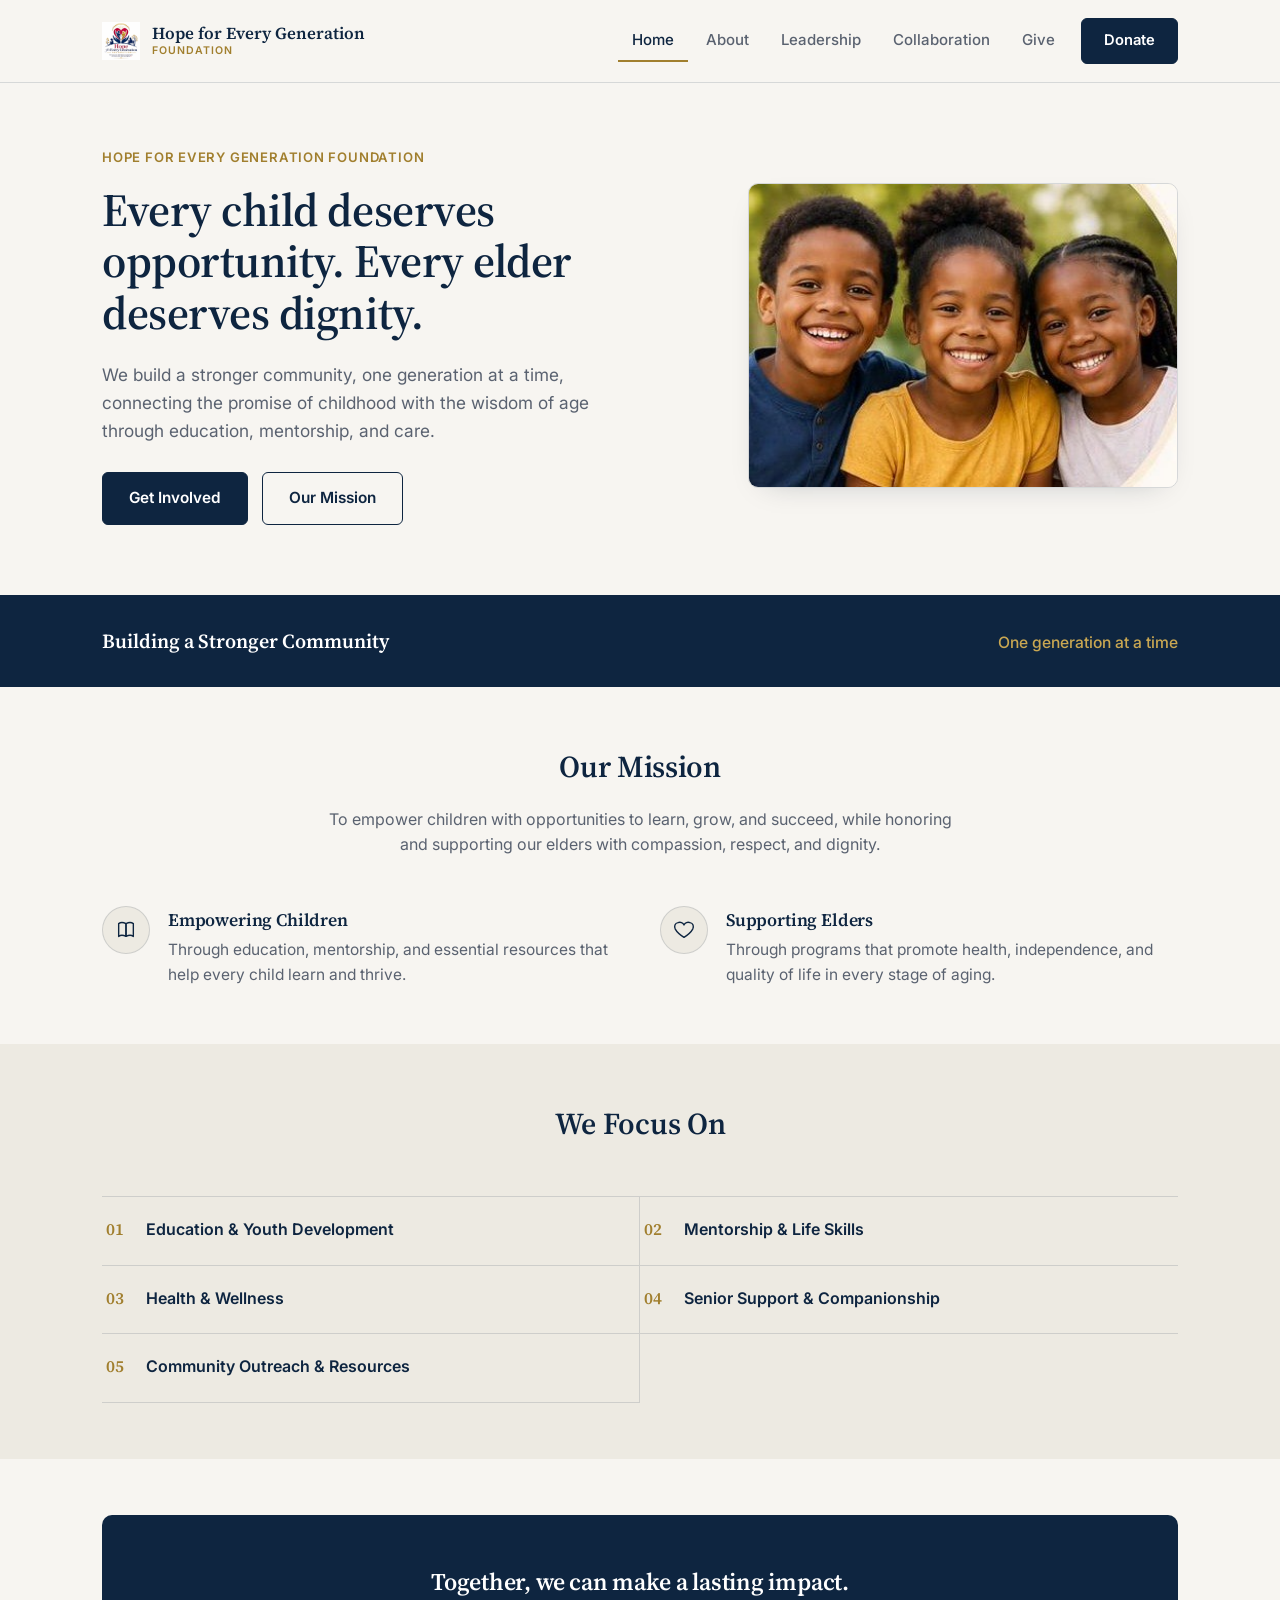
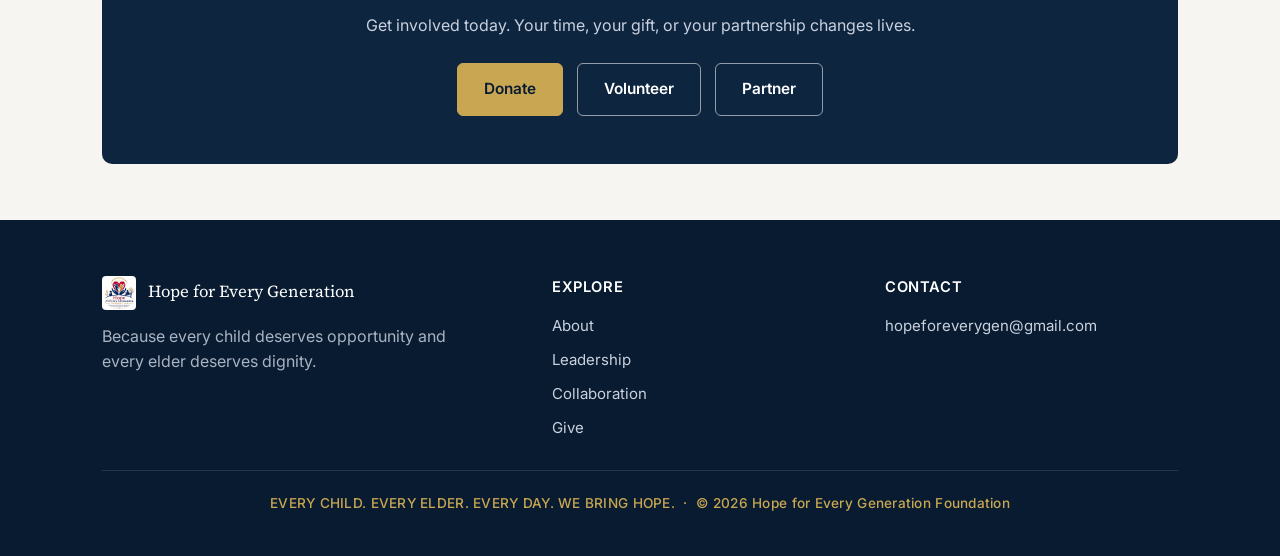
<file: hope-for-every-generation-website/index.html>
<!DOCTYPE html>
<html lang="en">
<head>
<meta charset="UTF-8">
<meta name="viewport" content="width=device-width, initial-scale=1.0">
<title>Hope for Every Generation Foundation | Supporting Children and Elders</title>
<meta name="description" content="Hope for Every Generation Foundation empowers children through education and mentorship and supports elders with care, companionship, and dignity.">
<meta name="robots" content="index, follow">
<link rel="canonical" href="https://www.hopeforeverygeneration.org/">
<meta name="theme-color" content="#0e2540">

<meta property="og:type" content="website">
<meta property="og:site_name" content="Hope for Every Generation Foundation">
<meta property="og:title" content="Hope for Every Generation Foundation | Supporting Children and Elders">
<meta property="og:description" content="Hope for Every Generation Foundation empowers children through education and mentorship and supports elders with care, companionship, and dignity.">
<meta property="og:url" content="https://www.hopeforeverygeneration.org/">
<meta property="og:image" content="https://www.hopeforeverygeneration.org/assets/share-image.jpg">
<meta property="og:image:width" content="1200">
<meta property="og:image:height" content="630">
<meta property="og:image:alt" content="Hope for Every Generation Foundation logo with the tagline: Because every child deserves opportunity and every elder deserves dignity.">
<meta property="og:locale" content="en_US">
<meta name="twitter:card" content="summary_large_image">
<meta name="twitter:title" content="Hope for Every Generation Foundation | Supporting Children and Elders">
<meta name="twitter:description" content="Hope for Every Generation Foundation empowers children through education and mentorship and supports elders with care, companionship, and dignity.">
<meta name="twitter:image" content="https://www.hopeforeverygeneration.org/assets/share-image.jpg">

<link rel="icon" href="favicon.ico" sizes="any">
<link rel="icon" type="image/png" sizes="32x32" href="assets/favicon-32.png">
<link rel="apple-touch-icon" href="assets/apple-touch-icon.png">

<link rel="preconnect" href="https://fonts.googleapis.com">
<link rel="preconnect" href="https://fonts.gstatic.com" crossorigin>
<link href="https://fonts.googleapis.com/css2?family=Source+Serif+4:opsz,wght@8..60,400;8..60,500;8..60,600;8..60,700&family=Inter:wght@400;500;600;700&display=swap" rel="stylesheet">
<link rel="stylesheet" href="css/styles.css">
<script type="application/ld+json">
{
  "@context": "https://schema.org",
  "@graph": [
    {
      "@type": "NGO",
      "@id": "https://www.hopeforeverygeneration.org/#organization",
      "name": "Hope for Every Generation Foundation",
      "alternateName": "Hope for Every Generation",
      "url": "https://www.hopeforeverygeneration.org/",
      "logo": "https://www.hopeforeverygeneration.org/assets/logo.jpg",
      "image": "https://www.hopeforeverygeneration.org/assets/share-image.jpg",
      "email": "hopeforeverygen@gmail.com",
      "slogan": "Every child. Every elder. Every day. We bring hope.",
      "description": "Hope for Every Generation Foundation empowers children through education, mentorship, and essential resources, and supports elders through programs that promote health, independence, and quality of life.",
      "knowsAbout": [
        "Education and youth development",
        "Mentorship and life skills",
        "Health and wellness",
        "Senior support and companionship",
        "Community outreach and resources"
      ]
    },
    {
      "@type": "WebSite",
      "@id": "https://www.hopeforeverygeneration.org/#website",
      "url": "https://www.hopeforeverygeneration.org/",
      "name": "Hope for Every Generation Foundation",
      "publisher": {
        "@id": "https://www.hopeforeverygeneration.org/#organization"
      },
      "inLanguage": "en-US"
    }
  ]
}
</script>
</head>
<body>

<a href="#main" class="skip-link">Skip to content</a>

<header class="site-header">
  <div class="nav-row">
    <a class="brand" href="index.html" aria-label="Hope for Every Generation Foundation, home">
      <img src="assets/logo.jpg" alt="" width="38" height="38">
      <span class="brand-text">
        <span class="b1">Hope for Every Generation</span>
        <span class="b2">FOUNDATION</span>
      </span>
    </a>

    <button class="menu-toggle" id="menuToggle" type="button" aria-expanded="false" aria-controls="mainNav" aria-label="Toggle navigation menu">
      <span></span><span></span><span></span>
    </button>

    <nav class="main-nav" id="mainNav" aria-label="Main">
      <a class="nav-link" href="index.html" aria-current="page">Home</a>
      <a class="nav-link" href="about.html">About</a>
      <a class="nav-link" href="leadership.html">Leadership</a>
      <a class="nav-link" href="collaboration.html">Collaboration</a>
      <a class="nav-link" href="give.html">Give</a>
      <a class="nav-cta" href="give.html">Donate</a>
    </nav>
  </div>
</header>

<main id="main">

  <section class="hero">
    <div class="wrap">
      <div class="hero-grid">
        <div>
          <p class="eyebrow">Hope for Every Generation Foundation</p>
          <h1>Every child deserves opportunity. Every elder deserves dignity.</h1>
          <p class="lead">We build a stronger community, one generation at a time, connecting the promise of childhood with the wisdom of age through education, mentorship, and care.</p>
          <div class="hero-actions">
            <a class="btn btn-primary" href="give.html">Get Involved</a>
            <a class="btn btn-outline" href="about.html">Our Mission</a>
          </div>
        </div>
        <div class="hero-photo">
          <img src="assets/hero-children.jpg" alt="Three smiling children who take part in Hope for Every Generation's youth programs" width="417" height="295" fetchpriority="high">
        </div>
      </div>
    </div>
  </section>

  <div class="banner">
    <div class="wrap">
      <p class="banner-title">Building a Stronger Community</p>
      <p class="sub">One generation at a time</p>
    </div>
  </div>

  <section class="section-tight">
    <div class="wrap">
      <div class="section-title centered">
        <h2>Our Mission</h2>
        <p>To empower children with opportunities to learn, grow, and succeed, while honoring and supporting our elders with compassion, respect, and dignity.</p>
      </div>
      <div class="grid-2">
        <div class="pillar">
          <div class="icon"><svg width="22" height="22" viewBox="0 0 24 24" fill="none" aria-hidden="true"><path d="M4 5C6 3.5 9 3.5 12 5V19C9 17.5 6 17.5 4 19V5Z" stroke="currentColor" stroke-width="1.5" stroke-linejoin="round"/><path d="M20 5C18 3.5 15 3.5 12 5V19C15 17.5 18 17.5 20 19V5Z" stroke="currentColor" stroke-width="1.5" stroke-linejoin="round"/></svg></div>
          <div>
            <h3>Empowering Children</h3>
            <p>Through education, mentorship, and essential resources that help every child learn and thrive.</p>
          </div>
        </div>
        <div class="pillar">
          <div class="icon"><svg width="22" height="22" viewBox="0 0 24 24" fill="none" aria-hidden="true"><path d="M12 20s-7-4.4-9.5-9C1 8 2 4.5 5.5 4A4.8 4.8 0 0 1 12 6.5 4.8 4.8 0 0 1 18.5 4C22 4.5 23 8 21.5 11 19 15.6 12 20 12 20Z" stroke="currentColor" stroke-width="1.5" stroke-linejoin="round"/></svg></div>
          <div>
            <h3>Supporting Elders</h3>
            <p>Through programs that promote health, independence, and quality of life in every stage of aging.</p>
          </div>
        </div>
      </div>
    </div>
  </section>

  <section class="section-tight section-soft">
    <div class="wrap">
      <div class="section-title centered">
        <h2>We Focus On</h2>
      </div>
      <ul class="focus-list">
        <li><span class="num">01</span><span><strong>Education &amp; Youth Development</strong></span></li>
        <li><span class="num">02</span><span><strong>Mentorship &amp; Life Skills</strong></span></li>
        <li><span class="num">03</span><span><strong>Health &amp; Wellness</strong></span></li>
        <li><span class="num">04</span><span><strong>Senior Support &amp; Companionship</strong></span></li>
        <li><span class="num">05</span><span><strong>Community Outreach &amp; Resources</strong></span></li>
      </ul>
    </div>
  </section>

  <section class="section-tight">
    <div class="wrap">
      <div class="cta-panel">
        <h2>Together, we can make a lasting impact.</h2>
        <p>Get involved today. Your time, your gift, or your partnership changes lives.</p>
        <div class="hero-actions">
          <a class="btn btn-gold" href="give.html">Donate</a>
          <a class="btn btn-outline-light" href="give.html#volunteer">Volunteer</a>
          <a class="btn btn-outline-light" href="collaboration.html">Partner</a>
        </div>
      </div>
    </div>
  </section>

</main>

<footer class="site-footer">
  <div class="wrap">
    <div class="foot-grid">
      <div>
        <div class="foot-brand">
          <img src="assets/logo.jpg" alt="" width="34" height="34" loading="lazy">
          <span>Hope for Every Generation</span>
        </div>
        <p class="foot-mission">Because every child deserves opportunity and every elder deserves dignity.</p>
      </div>
      <nav aria-label="Footer">
        <h2 class="foot-heading">Explore</h2>
        <ul class="foot-list">
          <li><a href="about.html">About</a></li>
          <li><a href="leadership.html">Leadership</a></li>
          <li><a href="collaboration.html">Collaboration</a></li>
          <li><a href="give.html">Give</a></li>
        </ul>
      </nav>
      <div>
        <h2 class="foot-heading">Contact</h2>
        <ul class="foot-list">
          <li><a href="mailto:hopeforeverygen@gmail.com">hopeforeverygen@gmail.com</a></li>
        </ul>
      </div>
    </div>
    <p class="foot-tagline">EVERY CHILD. EVERY ELDER. EVERY DAY. WE BRING HOPE. &nbsp;&middot;&nbsp; &copy; <span id="year">2026</span> Hope for Every Generation Foundation</p>
  </div>
</footer>

<script src="js/script.js" defer></script>
</body>
</html>
</file>
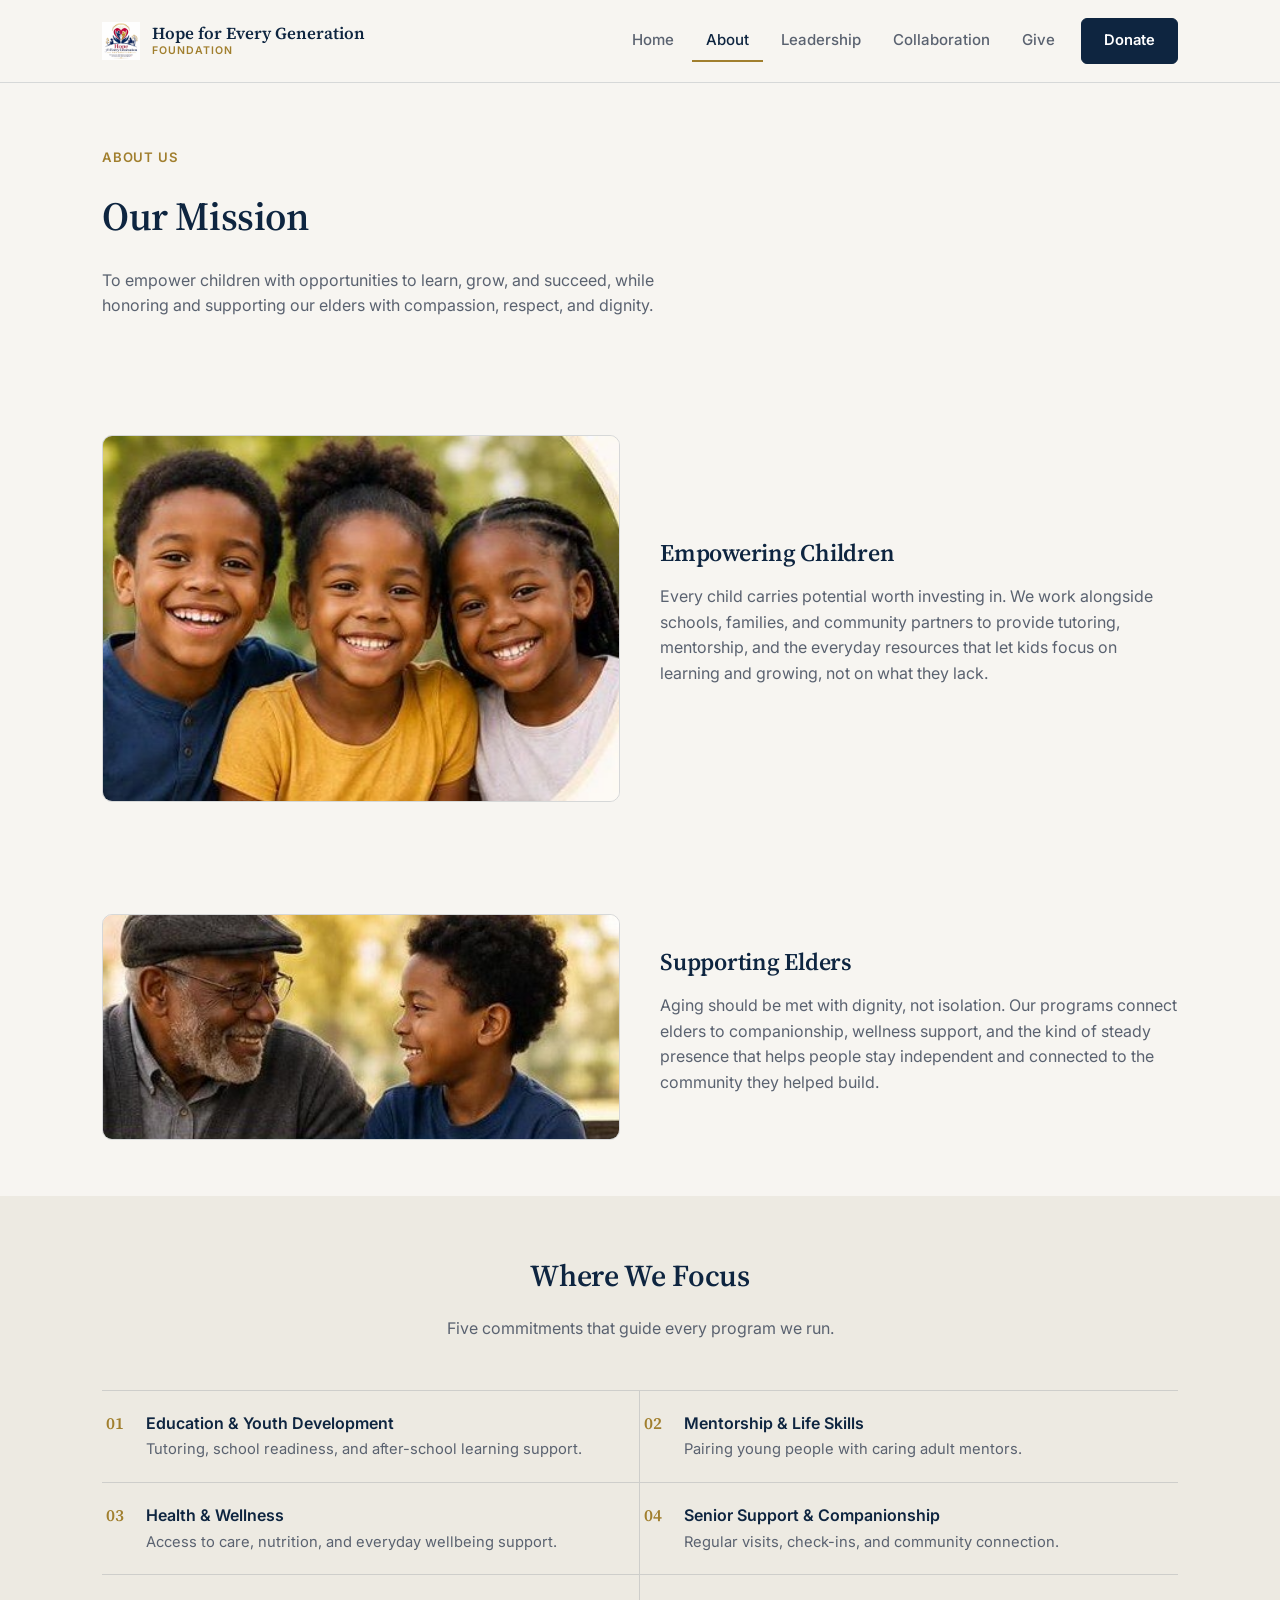
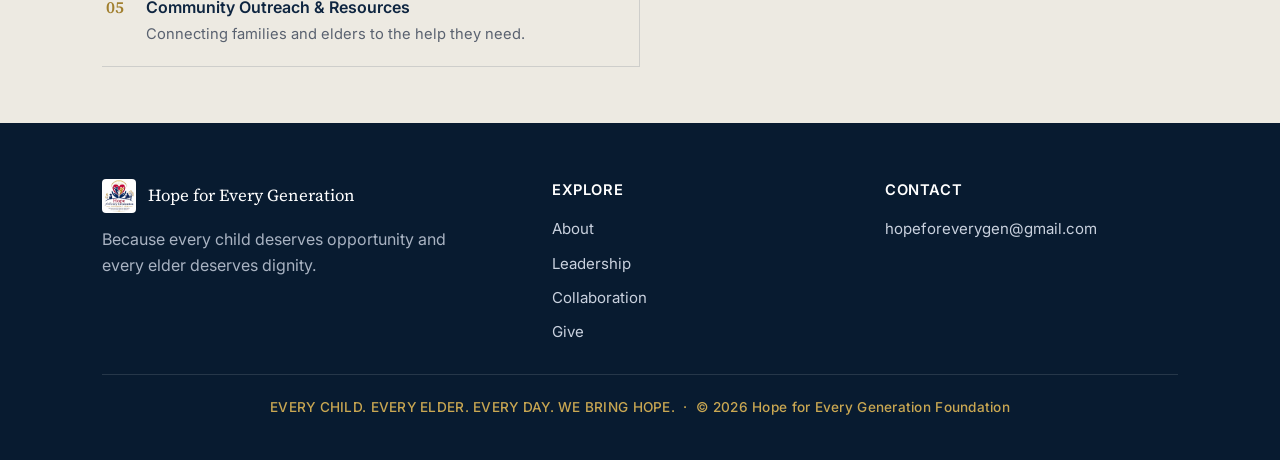
<file: hope-for-every-generation-website/about.html>
<!DOCTYPE html>
<html lang="en">
<head>
<meta charset="UTF-8">
<meta name="viewport" content="width=device-width, initial-scale=1.0">
<title>About Us | Hope for Every Generation Foundation</title>
<meta name="description" content="Learn about our mission to empower children through education and mentorship and to support elders through health, wellness, and companionship programs.">
<meta name="robots" content="index, follow">
<link rel="canonical" href="https://www.hopeforeverygeneration.org/about.html">
<meta name="theme-color" content="#0e2540">

<meta property="og:type" content="website">
<meta property="og:site_name" content="Hope for Every Generation Foundation">
<meta property="og:title" content="About Us | Hope for Every Generation Foundation">
<meta property="og:description" content="Learn about our mission to empower children through education and mentorship and to support elders through health, wellness, and companionship programs.">
<meta property="og:url" content="https://www.hopeforeverygeneration.org/about.html">
<meta property="og:image" content="https://www.hopeforeverygeneration.org/assets/share-image.jpg">
<meta property="og:image:width" content="1200">
<meta property="og:image:height" content="630">
<meta property="og:image:alt" content="Hope for Every Generation Foundation logo with the tagline: Because every child deserves opportunity and every elder deserves dignity.">
<meta property="og:locale" content="en_US">
<meta name="twitter:card" content="summary_large_image">
<meta name="twitter:title" content="About Us | Hope for Every Generation Foundation">
<meta name="twitter:description" content="Learn about our mission to empower children through education and mentorship and to support elders through health, wellness, and companionship programs.">
<meta name="twitter:image" content="https://www.hopeforeverygeneration.org/assets/share-image.jpg">

<link rel="icon" href="favicon.ico" sizes="any">
<link rel="icon" type="image/png" sizes="32x32" href="assets/favicon-32.png">
<link rel="apple-touch-icon" href="assets/apple-touch-icon.png">

<link rel="preconnect" href="https://fonts.googleapis.com">
<link rel="preconnect" href="https://fonts.gstatic.com" crossorigin>
<link href="https://fonts.googleapis.com/css2?family=Source+Serif+4:opsz,wght@8..60,400;8..60,500;8..60,600;8..60,700&family=Inter:wght@400;500;600;700&display=swap" rel="stylesheet">
<link rel="stylesheet" href="css/styles.css">
</head>
<body>

<a href="#main" class="skip-link">Skip to content</a>

<header class="site-header">
  <div class="nav-row">
    <a class="brand" href="index.html" aria-label="Hope for Every Generation Foundation, home">
      <img src="assets/logo.jpg" alt="" width="38" height="38">
      <span class="brand-text">
        <span class="b1">Hope for Every Generation</span>
        <span class="b2">FOUNDATION</span>
      </span>
    </a>

    <button class="menu-toggle" id="menuToggle" type="button" aria-expanded="false" aria-controls="mainNav" aria-label="Toggle navigation menu">
      <span></span><span></span><span></span>
    </button>

    <nav class="main-nav" id="mainNav" aria-label="Main">
      <a class="nav-link" href="index.html">Home</a>
      <a class="nav-link" href="about.html" aria-current="page">About</a>
      <a class="nav-link" href="leadership.html">Leadership</a>
      <a class="nav-link" href="collaboration.html">Collaboration</a>
      <a class="nav-link" href="give.html">Give</a>
      <a class="nav-cta" href="give.html">Donate</a>
    </nav>
  </div>
</header>

<main id="main">

  <div class="wrap page-hero-simple">
    <p class="eyebrow">About Us</p>
    <h1>Our Mission</h1>
    <p>To empower children with opportunities to learn, grow, and succeed, while honoring and supporting our elders with compassion, respect, and dignity.</p>
  </div>

  <section class="section-tight">
    <div class="wrap">
      <div class="grid-2 align-center">
        <img class="photo" src="assets/hero-children.jpg" alt="Three smiling children in a Hope for Every Generation youth program" width="417" height="295" loading="lazy">
        <div>
          <h2>Empowering Children</h2>
          <p>Every child carries potential worth investing in. We work alongside schools, families, and community partners to provide tutoring, mentorship, and the everyday resources that let kids focus on learning and growing, not on what they lack.</p>
        </div>
      </div>
    </div>
  </section>

  <section class="section-tight">
    <div class="wrap">
      <div class="grid-2 align-center">
        <div class="order-2">
          <h2>Supporting Elders</h2>
          <p>Aging should be met with dignity, not isolation. Our programs connect elders to companionship, wellness support, and the kind of steady presence that helps people stay independent and connected to the community they helped build.</p>
        </div>
        <img class="photo order-1" src="assets/hero-elder.jpg" alt="A grandfather and grandson talking together on a park bench" width="425" height="185" loading="lazy">
      </div>
    </div>
  </section>

  <section class="section-tight section-soft">
    <div class="wrap">
      <div class="section-title centered">
        <h2>Where We Focus</h2>
        <p>Five commitments that guide every program we run.</p>
      </div>
      <ul class="focus-list">
        <li><span class="num">01</span><span><strong>Education &amp; Youth Development</strong><span class="note">Tutoring, school readiness, and after-school learning support.</span></span></li>
        <li><span class="num">02</span><span><strong>Mentorship &amp; Life Skills</strong><span class="note">Pairing young people with caring adult mentors.</span></span></li>
        <li><span class="num">03</span><span><strong>Health &amp; Wellness</strong><span class="note">Access to care, nutrition, and everyday wellbeing support.</span></span></li>
        <li><span class="num">04</span><span><strong>Senior Support &amp; Companionship</strong><span class="note">Regular visits, check-ins, and community connection.</span></span></li>
        <li><span class="num">05</span><span><strong>Community Outreach &amp; Resources</strong><span class="note">Connecting families and elders to the help they need.</span></span></li>
      </ul>
    </div>
  </section>

</main>

<footer class="site-footer">
  <div class="wrap">
    <div class="foot-grid">
      <div>
        <div class="foot-brand">
          <img src="assets/logo.jpg" alt="" width="34" height="34" loading="lazy">
          <span>Hope for Every Generation</span>
        </div>
        <p class="foot-mission">Because every child deserves opportunity and every elder deserves dignity.</p>
      </div>
      <nav aria-label="Footer">
        <h2 class="foot-heading">Explore</h2>
        <ul class="foot-list">
          <li><a href="about.html">About</a></li>
          <li><a href="leadership.html">Leadership</a></li>
          <li><a href="collaboration.html">Collaboration</a></li>
          <li><a href="give.html">Give</a></li>
        </ul>
      </nav>
      <div>
        <h2 class="foot-heading">Contact</h2>
        <ul class="foot-list">
          <li><a href="mailto:hopeforeverygen@gmail.com">hopeforeverygen@gmail.com</a></li>
        </ul>
      </div>
    </div>
    <p class="foot-tagline">EVERY CHILD. EVERY ELDER. EVERY DAY. WE BRING HOPE. &nbsp;&middot;&nbsp; &copy; <span id="year">2026</span> Hope for Every Generation Foundation</p>
  </div>
</footer>

<script src="js/script.js" defer></script>
</body>
</html>
</file>
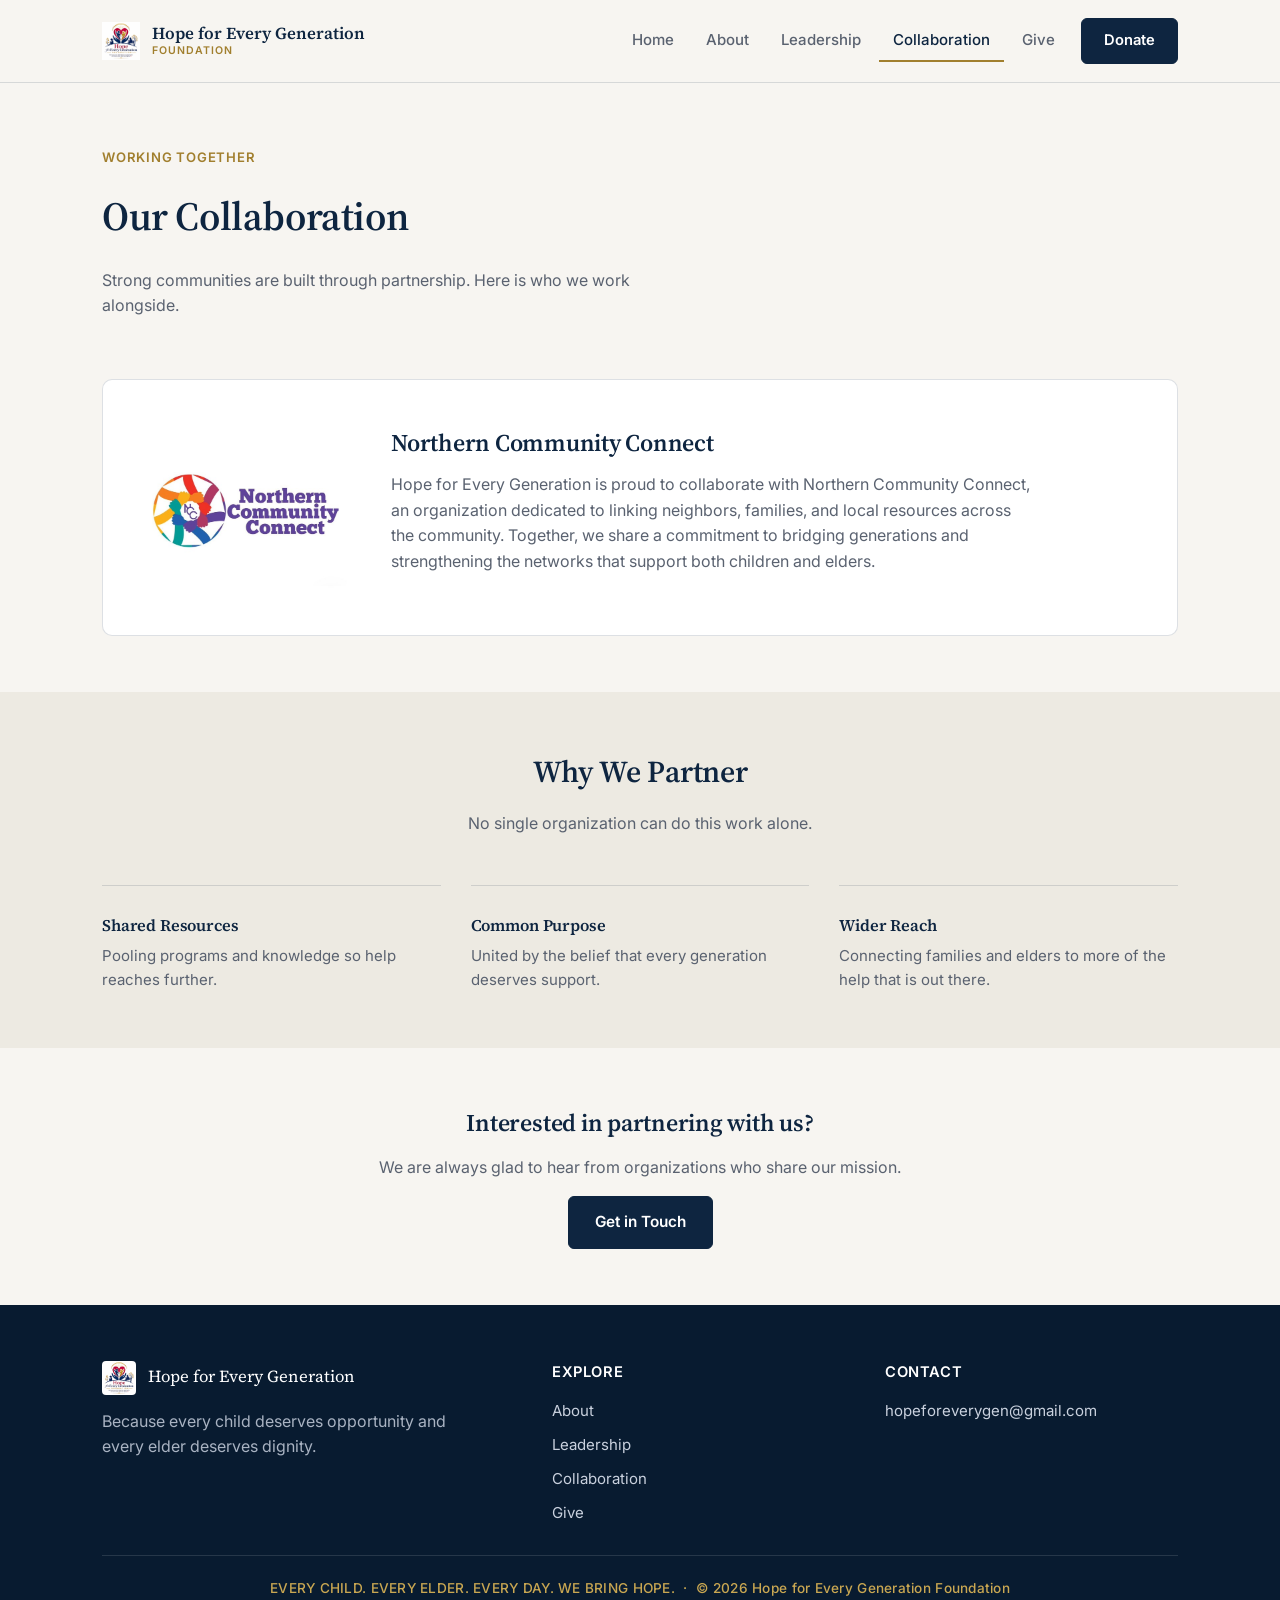
<file: hope-for-every-generation-website/collaboration.html>
<!DOCTYPE html>
<html lang="en">
<head>
<meta charset="UTF-8">
<meta name="viewport" content="width=device-width, initial-scale=1.0">
<title>Partnerships | Hope for Every Generation Foundation</title>
<meta name="description" content="Hope for Every Generation Foundation partners with Northern Community Connect and other organizations to support children, families, and elders.">
<meta name="robots" content="index, follow">
<link rel="canonical" href="https://www.hopeforeverygeneration.org/collaboration.html">
<meta name="theme-color" content="#0e2540">

<meta property="og:type" content="website">
<meta property="og:site_name" content="Hope for Every Generation Foundation">
<meta property="og:title" content="Partnerships | Hope for Every Generation Foundation">
<meta property="og:description" content="Hope for Every Generation Foundation partners with Northern Community Connect and other organizations to support children, families, and elders.">
<meta property="og:url" content="https://www.hopeforeverygeneration.org/collaboration.html">
<meta property="og:image" content="https://www.hopeforeverygeneration.org/assets/share-image.jpg">
<meta property="og:image:width" content="1200">
<meta property="og:image:height" content="630">
<meta property="og:image:alt" content="Hope for Every Generation Foundation logo with the tagline: Because every child deserves opportunity and every elder deserves dignity.">
<meta property="og:locale" content="en_US">
<meta name="twitter:card" content="summary_large_image">
<meta name="twitter:title" content="Partnerships | Hope for Every Generation Foundation">
<meta name="twitter:description" content="Hope for Every Generation Foundation partners with Northern Community Connect and other organizations to support children, families, and elders.">
<meta name="twitter:image" content="https://www.hopeforeverygeneration.org/assets/share-image.jpg">

<link rel="icon" href="favicon.ico" sizes="any">
<link rel="icon" type="image/png" sizes="32x32" href="assets/favicon-32.png">
<link rel="apple-touch-icon" href="assets/apple-touch-icon.png">

<link rel="preconnect" href="https://fonts.googleapis.com">
<link rel="preconnect" href="https://fonts.gstatic.com" crossorigin>
<link href="https://fonts.googleapis.com/css2?family=Source+Serif+4:opsz,wght@8..60,400;8..60,500;8..60,600;8..60,700&family=Inter:wght@400;500;600;700&display=swap" rel="stylesheet">
<link rel="stylesheet" href="css/styles.css">
</head>
<body>

<a href="#main" class="skip-link">Skip to content</a>

<header class="site-header">
  <div class="nav-row">
    <a class="brand" href="index.html" aria-label="Hope for Every Generation Foundation, home">
      <img src="assets/logo.jpg" alt="" width="38" height="38">
      <span class="brand-text">
        <span class="b1">Hope for Every Generation</span>
        <span class="b2">FOUNDATION</span>
      </span>
    </a>

    <button class="menu-toggle" id="menuToggle" type="button" aria-expanded="false" aria-controls="mainNav" aria-label="Toggle navigation menu">
      <span></span><span></span><span></span>
    </button>

    <nav class="main-nav" id="mainNav" aria-label="Main">
      <a class="nav-link" href="index.html">Home</a>
      <a class="nav-link" href="about.html">About</a>
      <a class="nav-link" href="leadership.html">Leadership</a>
      <a class="nav-link" href="collaboration.html" aria-current="page">Collaboration</a>
      <a class="nav-link" href="give.html">Give</a>
      <a class="nav-cta" href="give.html">Donate</a>
    </nav>
  </div>
</header>

<main id="main">

  <div class="wrap page-hero-simple">
    <p class="eyebrow">Working Together</p>
    <h1>Our Collaboration</h1>
    <p>Strong communities are built through partnership. Here is who we work alongside.</p>
  </div>

  <section class="section-tight section-top-none">
    <div class="wrap">
      <div class="partner-card">
        <img src="assets/ncc-logo.jpg" alt="Northern Community Connect logo" width="600" height="497" loading="lazy">
        <div>
          <h2>Northern Community Connect</h2>
          <p>Hope for Every Generation is proud to collaborate with Northern Community Connect, an organization dedicated to linking neighbors, families, and local resources across the community. Together, we share a commitment to bridging generations and strengthening the networks that support both children and elders.</p>
        </div>
      </div>
    </div>
  </section>

  <section class="section-tight section-soft">
    <div class="wrap">
      <div class="section-title centered">
        <h2>Why We Partner</h2>
        <p>No single organization can do this work alone.</p>
      </div>
      <div class="grid-3">
        <div class="value-item">
          <h3>Shared Resources</h3>
          <p>Pooling programs and knowledge so help reaches further.</p>
        </div>
        <div class="value-item">
          <h3>Common Purpose</h3>
          <p>United by the belief that every generation deserves support.</p>
        </div>
        <div class="value-item">
          <h3>Wider Reach</h3>
          <p>Connecting families and elders to more of the help that is out there.</p>
        </div>
      </div>
    </div>
  </section>

  <section class="section-tight">
    <div class="wrap text-center">
      <h2>Interested in partnering with us?</h2>
      <p class="mx-auto">We are always glad to hear from organizations who share our mission.</p>
      <a class="btn btn-primary" href="mailto:hopeforeverygen@gmail.com?subject=Partnership%20Inquiry">Get in Touch</a>
    </div>
  </section>

</main>

<footer class="site-footer">
  <div class="wrap">
    <div class="foot-grid">
      <div>
        <div class="foot-brand">
          <img src="assets/logo.jpg" alt="" width="34" height="34" loading="lazy">
          <span>Hope for Every Generation</span>
        </div>
        <p class="foot-mission">Because every child deserves opportunity and every elder deserves dignity.</p>
      </div>
      <nav aria-label="Footer">
        <h2 class="foot-heading">Explore</h2>
        <ul class="foot-list">
          <li><a href="about.html">About</a></li>
          <li><a href="leadership.html">Leadership</a></li>
          <li><a href="collaboration.html">Collaboration</a></li>
          <li><a href="give.html">Give</a></li>
        </ul>
      </nav>
      <div>
        <h2 class="foot-heading">Contact</h2>
        <ul class="foot-list">
          <li><a href="mailto:hopeforeverygen@gmail.com">hopeforeverygen@gmail.com</a></li>
        </ul>
      </div>
    </div>
    <p class="foot-tagline">EVERY CHILD. EVERY ELDER. EVERY DAY. WE BRING HOPE. &nbsp;&middot;&nbsp; &copy; <span id="year">2026</span> Hope for Every Generation Foundation</p>
  </div>
</footer>

<script src="js/script.js" defer></script>
</body>
</html>
</file>
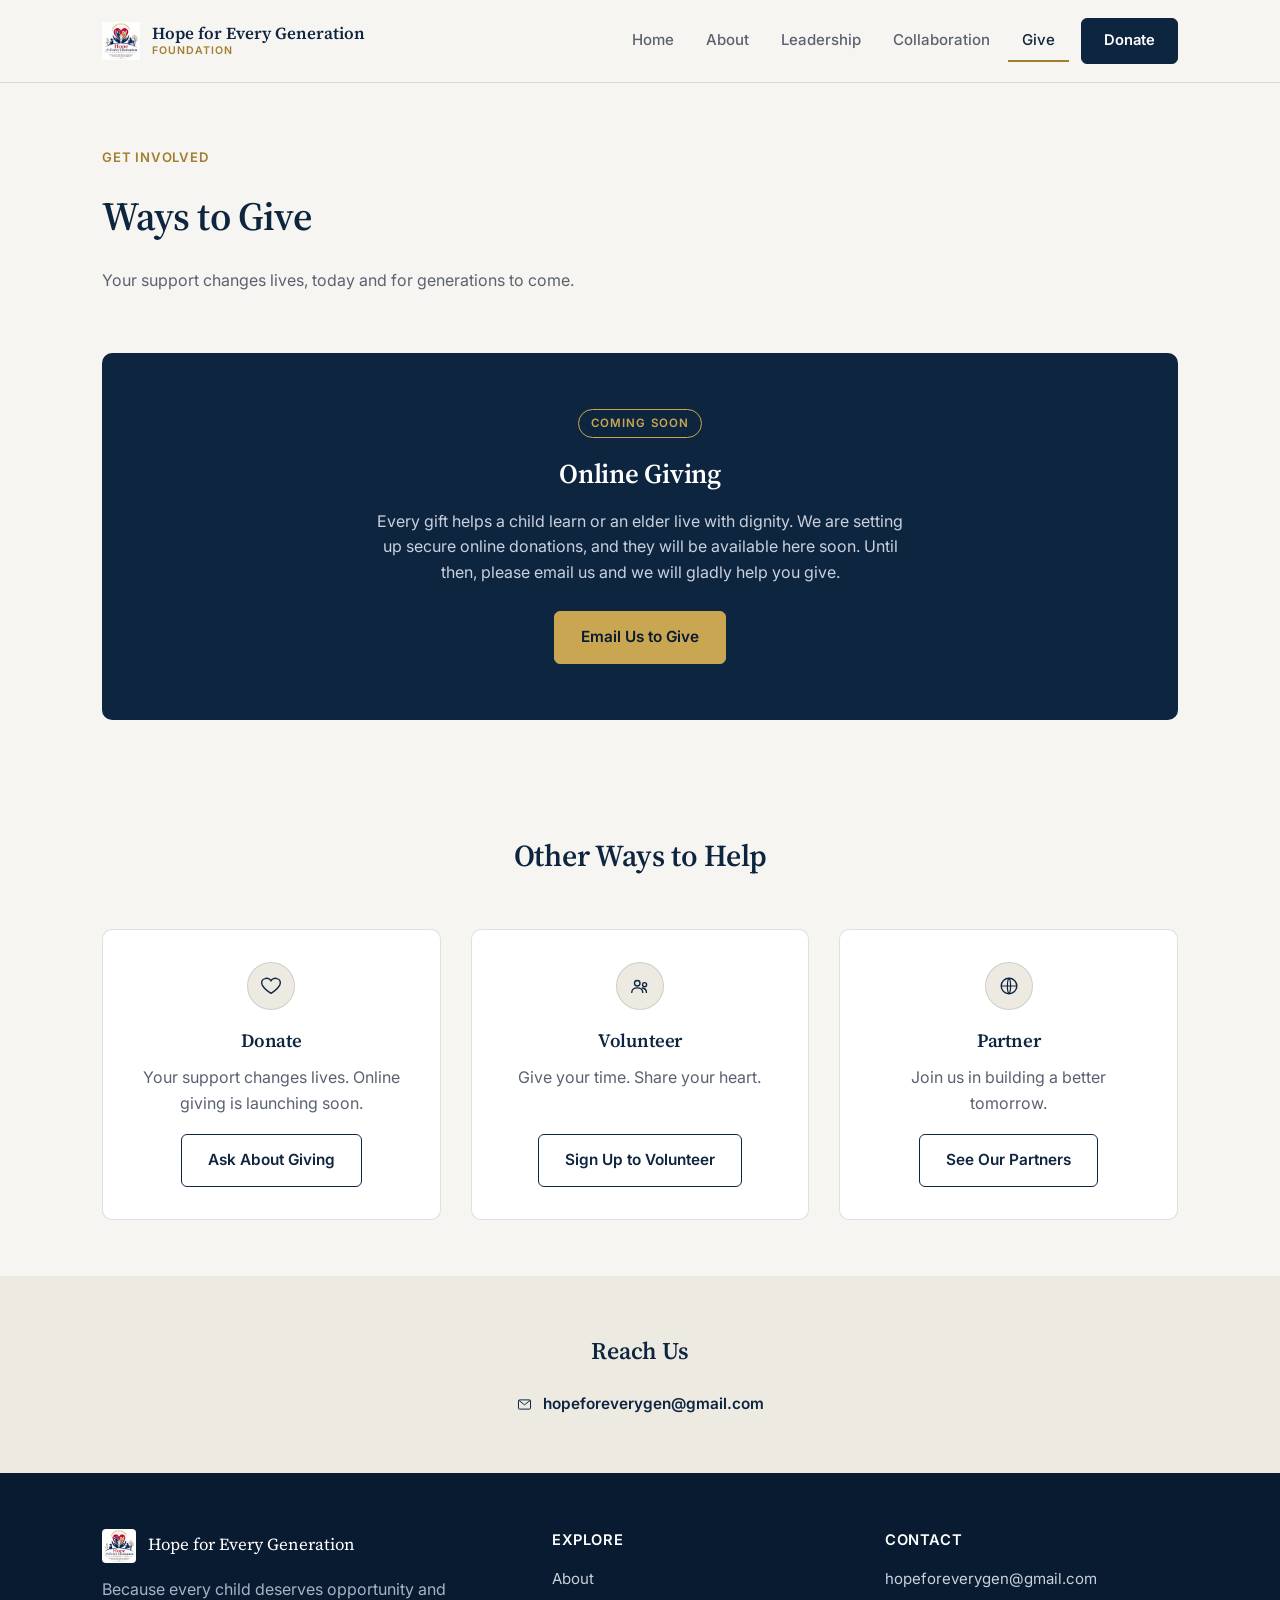
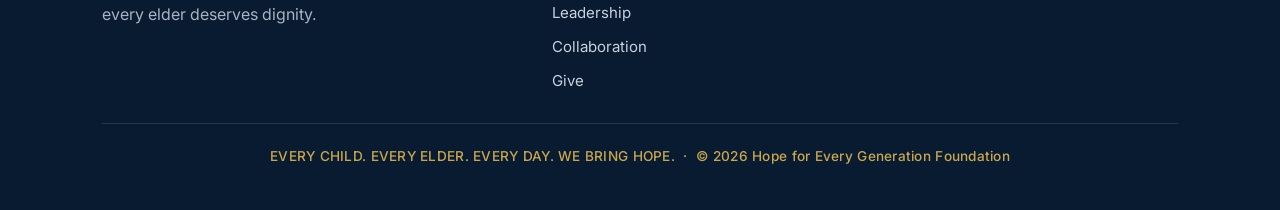
<file: hope-for-every-generation-website/give.html>
<!DOCTYPE html>
<html lang="en">
<head>
<meta charset="UTF-8">
<meta name="viewport" content="width=device-width, initial-scale=1.0">
<title>Donate, Volunteer, or Partner | Hope for Every Generation Foundation</title>
<meta name="description" content="Support Hope for Every Generation Foundation by giving, volunteering, or partnering with us to help children and elders in our community.">
<meta name="robots" content="index, follow">
<link rel="canonical" href="https://www.hopeforeverygeneration.org/give.html">
<meta name="theme-color" content="#0e2540">

<meta property="og:type" content="website">
<meta property="og:site_name" content="Hope for Every Generation Foundation">
<meta property="og:title" content="Donate, Volunteer, or Partner | Hope for Every Generation Foundation">
<meta property="og:description" content="Support Hope for Every Generation Foundation by giving, volunteering, or partnering with us to help children and elders in our community.">
<meta property="og:url" content="https://www.hopeforeverygeneration.org/give.html">
<meta property="og:image" content="https://www.hopeforeverygeneration.org/assets/share-image.jpg">
<meta property="og:image:width" content="1200">
<meta property="og:image:height" content="630">
<meta property="og:image:alt" content="Hope for Every Generation Foundation logo with the tagline: Because every child deserves opportunity and every elder deserves dignity.">
<meta property="og:locale" content="en_US">
<meta name="twitter:card" content="summary_large_image">
<meta name="twitter:title" content="Donate, Volunteer, or Partner | Hope for Every Generation Foundation">
<meta name="twitter:description" content="Support Hope for Every Generation Foundation by giving, volunteering, or partnering with us to help children and elders in our community.">
<meta name="twitter:image" content="https://www.hopeforeverygeneration.org/assets/share-image.jpg">

<link rel="icon" href="favicon.ico" sizes="any">
<link rel="icon" type="image/png" sizes="32x32" href="assets/favicon-32.png">
<link rel="apple-touch-icon" href="assets/apple-touch-icon.png">

<link rel="preconnect" href="https://fonts.googleapis.com">
<link rel="preconnect" href="https://fonts.gstatic.com" crossorigin>
<link href="https://fonts.googleapis.com/css2?family=Source+Serif+4:opsz,wght@8..60,400;8..60,500;8..60,600;8..60,700&family=Inter:wght@400;500;600;700&display=swap" rel="stylesheet">
<link rel="stylesheet" href="css/styles.css">
</head>
<body>

<a href="#main" class="skip-link">Skip to content</a>

<header class="site-header">
  <div class="nav-row">
    <a class="brand" href="index.html" aria-label="Hope for Every Generation Foundation, home">
      <img src="assets/logo.jpg" alt="" width="38" height="38">
      <span class="brand-text">
        <span class="b1">Hope for Every Generation</span>
        <span class="b2">FOUNDATION</span>
      </span>
    </a>

    <button class="menu-toggle" id="menuToggle" type="button" aria-expanded="false" aria-controls="mainNav" aria-label="Toggle navigation menu">
      <span></span><span></span><span></span>
    </button>

    <nav class="main-nav" id="mainNav" aria-label="Main">
      <a class="nav-link" href="index.html">Home</a>
      <a class="nav-link" href="about.html">About</a>
      <a class="nav-link" href="leadership.html">Leadership</a>
      <a class="nav-link" href="collaboration.html">Collaboration</a>
      <a class="nav-link" href="give.html" aria-current="page">Give</a>
      <a class="nav-cta" href="give.html">Donate</a>
    </nav>
  </div>
</header>

<main id="main">

  <div class="wrap page-hero-simple">
    <p class="eyebrow">Get Involved</p>
    <h1>Ways to Give</h1>
    <p>Your support changes lives, today and for generations to come.</p>
  </div>

  <section class="section-tight section-top-none">
    <div class="wrap">
      <div class="donate-panel" id="donate">
        <span class="status-pill status-pill-light">Coming Soon</span>
        <h2>Online Giving</h2>
        <p>Every gift helps a child learn or an elder live with dignity. We are setting up secure online donations, and they will be available here soon. Until then, please email us and we will gladly help you give.</p>
        <a class="btn btn-gold" href="mailto:hopeforeverygen@gmail.com?subject=Donation%20Inquiry">Email Us to Give</a>

        <!--
          ONLINE DONATIONS
          When your donation page is ready (PayPal, Stripe, Givebutter, Zeffy, etc.):
            1. Delete the <span class="status-pill ...">Coming Soon</span> line above.
            2. Change the paragraph to: "Every gift helps a child learn or an elder live with dignity. Your donation is processed securely."
            3. Replace the "Email Us to Give" button with:
               <a class="btn btn-gold" href="PASTE-YOUR-DONATION-LINK-HERE" target="_blank" rel="noopener">Donate Now</a>
        -->
      </div>
    </div>
  </section>

  <section class="section-tight">
    <div class="wrap">
      <div class="section-title centered">
        <h2>Other Ways to Help</h2>
      </div>
      <div class="grid-3">
        <div class="card ways-card">
          <div class="round-icon"><svg width="22" height="22" viewBox="0 0 24 24" fill="none" aria-hidden="true"><path d="M12 20s-7-4.4-9.5-9C1 8 2 4.5 5.5 4A4.8 4.8 0 0 1 12 6.5 4.8 4.8 0 0 1 18.5 4C22 4.5 23 8 21.5 11 19 15.6 12 20 12 20Z" stroke="currentColor" stroke-width="1.5" stroke-linejoin="round"/></svg></div>
          <h3>Donate</h3>
          <p>Your support changes lives. Online giving is launching soon.</p>
          <a class="btn btn-outline" href="mailto:hopeforeverygen@gmail.com?subject=Donation%20Inquiry">Ask About Giving</a>
        </div>
        <div class="card ways-card" id="volunteer">
          <div class="round-icon"><svg width="22" height="22" viewBox="0 0 24 24" fill="none" aria-hidden="true"><circle cx="9" cy="9" r="3" stroke="currentColor" stroke-width="1.5"/><circle cx="17" cy="10.5" r="2.2" stroke="currentColor" stroke-width="1.5"/><path d="M3 19c0-3 2.7-5 6-5s6 2 6 5" stroke="currentColor" stroke-width="1.5" stroke-linecap="round"/><path d="M14.5 14.2c2.6.3 4.5 2 4.5 4.8" stroke="currentColor" stroke-width="1.5" stroke-linecap="round"/></svg></div>
          <h3>Volunteer</h3>
          <p>Give your time. Share your heart.</p>
          <a class="btn btn-outline" href="mailto:hopeforeverygen@gmail.com?subject=Volunteer%20Interest">Sign Up to Volunteer</a>
        </div>
        <div class="card ways-card">
          <div class="round-icon"><svg width="22" height="22" viewBox="0 0 24 24" fill="none" aria-hidden="true"><circle cx="12" cy="12" r="8.5" stroke="currentColor" stroke-width="1.5"/><path d="M3.5 12h17M12 3.5c2.3 2.4 2.3 14.6 0 17M12 3.5c-2.3 2.4-2.3 14.6 0 17" stroke="currentColor" stroke-width="1.3"/></svg></div>
          <h3>Partner</h3>
          <p>Join us in building a better tomorrow.</p>
          <a class="btn btn-outline" href="collaboration.html">See Our Partners</a>
        </div>
      </div>
    </div>
  </section>

  <section class="section-tight section-soft">
    <div class="wrap text-center">
      <h2>Reach Us</h2>
      <div class="contact-strip">
        <a href="mailto:hopeforeverygen@gmail.com"><svg width="17" height="17" viewBox="0 0 24 24" fill="none" aria-hidden="true"><rect x="3.5" y="5.5" width="17" height="13" rx="1.5" stroke="currentColor" stroke-width="1.4"/><path d="M4.5 6.5l7.5 6 7.5-6" stroke="currentColor" stroke-width="1.4" stroke-linecap="round"/></svg>hopeforeverygen@gmail.com</a>
      </div>
    </div>
  </section>

</main>

<footer class="site-footer">
  <div class="wrap">
    <div class="foot-grid">
      <div>
        <div class="foot-brand">
          <img src="assets/logo.jpg" alt="" width="34" height="34" loading="lazy">
          <span>Hope for Every Generation</span>
        </div>
        <p class="foot-mission">Because every child deserves opportunity and every elder deserves dignity.</p>
      </div>
      <nav aria-label="Footer">
        <h2 class="foot-heading">Explore</h2>
        <ul class="foot-list">
          <li><a href="about.html">About</a></li>
          <li><a href="leadership.html">Leadership</a></li>
          <li><a href="collaboration.html">Collaboration</a></li>
          <li><a href="give.html">Give</a></li>
        </ul>
      </nav>
      <div>
        <h2 class="foot-heading">Contact</h2>
        <ul class="foot-list">
          <li><a href="mailto:hopeforeverygen@gmail.com">hopeforeverygen@gmail.com</a></li>
        </ul>
      </div>
    </div>
    <p class="foot-tagline">EVERY CHILD. EVERY ELDER. EVERY DAY. WE BRING HOPE. &nbsp;&middot;&nbsp; &copy; <span id="year">2026</span> Hope for Every Generation Foundation</p>
  </div>
</footer>

<script src="js/script.js" defer></script>
</body>
</html>
</file>
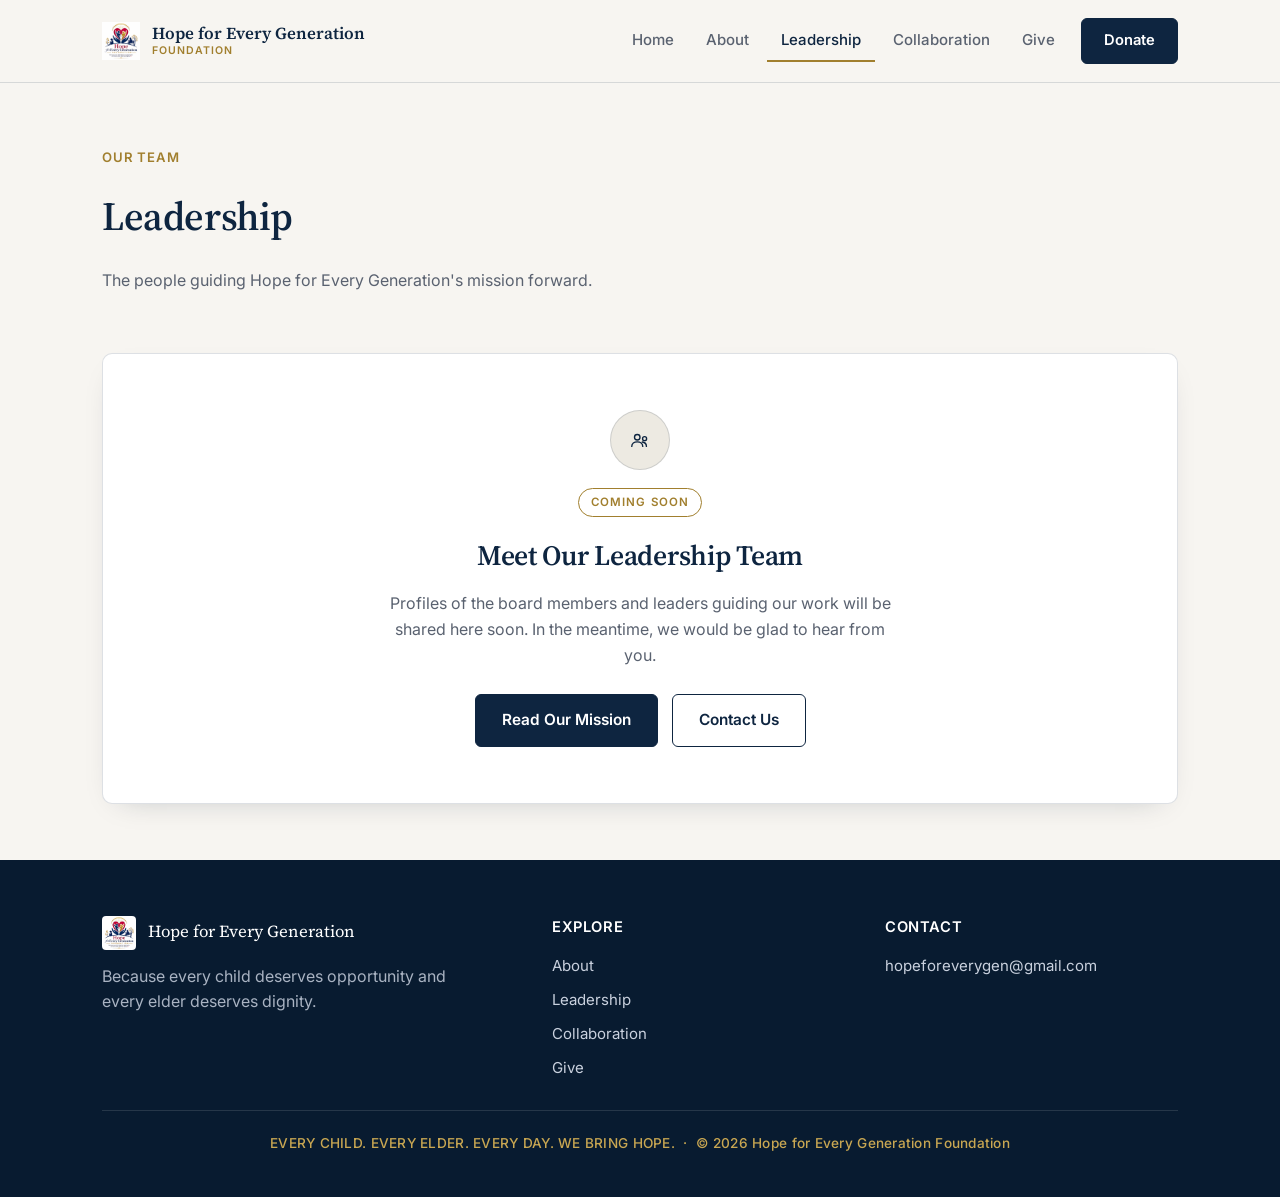
<file: hope-for-every-generation-website/leadership.html>
<!DOCTYPE html>
<html lang="en">
<head>
<meta charset="UTF-8">
<meta name="viewport" content="width=device-width, initial-scale=1.0">
<title>Leadership | Hope for Every Generation Foundation</title>
<meta name="description" content="Meet the leadership of Hope for Every Generation Foundation, the board and team guiding our work for children and elders.">
<meta name="robots" content="index, follow">
<link rel="canonical" href="https://www.hopeforeverygeneration.org/leadership.html">
<meta name="theme-color" content="#0e2540">

<meta property="og:type" content="website">
<meta property="og:site_name" content="Hope for Every Generation Foundation">
<meta property="og:title" content="Leadership | Hope for Every Generation Foundation">
<meta property="og:description" content="Meet the leadership of Hope for Every Generation Foundation, the board and team guiding our work for children and elders.">
<meta property="og:url" content="https://www.hopeforeverygeneration.org/leadership.html">
<meta property="og:image" content="https://www.hopeforeverygeneration.org/assets/share-image.jpg">
<meta property="og:image:width" content="1200">
<meta property="og:image:height" content="630">
<meta property="og:image:alt" content="Hope for Every Generation Foundation logo with the tagline: Because every child deserves opportunity and every elder deserves dignity.">
<meta property="og:locale" content="en_US">
<meta name="twitter:card" content="summary_large_image">
<meta name="twitter:title" content="Leadership | Hope for Every Generation Foundation">
<meta name="twitter:description" content="Meet the leadership of Hope for Every Generation Foundation, the board and team guiding our work for children and elders.">
<meta name="twitter:image" content="https://www.hopeforeverygeneration.org/assets/share-image.jpg">

<link rel="icon" href="favicon.ico" sizes="any">
<link rel="icon" type="image/png" sizes="32x32" href="assets/favicon-32.png">
<link rel="apple-touch-icon" href="assets/apple-touch-icon.png">

<link rel="preconnect" href="https://fonts.googleapis.com">
<link rel="preconnect" href="https://fonts.gstatic.com" crossorigin>
<link href="https://fonts.googleapis.com/css2?family=Source+Serif+4:opsz,wght@8..60,400;8..60,500;8..60,600;8..60,700&family=Inter:wght@400;500;600;700&display=swap" rel="stylesheet">
<link rel="stylesheet" href="css/styles.css">
</head>
<body>

<a href="#main" class="skip-link">Skip to content</a>

<header class="site-header">
  <div class="nav-row">
    <a class="brand" href="index.html" aria-label="Hope for Every Generation Foundation, home">
      <img src="assets/logo.jpg" alt="" width="38" height="38">
      <span class="brand-text">
        <span class="b1">Hope for Every Generation</span>
        <span class="b2">FOUNDATION</span>
      </span>
    </a>

    <button class="menu-toggle" id="menuToggle" type="button" aria-expanded="false" aria-controls="mainNav" aria-label="Toggle navigation menu">
      <span></span><span></span><span></span>
    </button>

    <nav class="main-nav" id="mainNav" aria-label="Main">
      <a class="nav-link" href="index.html">Home</a>
      <a class="nav-link" href="about.html">About</a>
      <a class="nav-link" href="leadership.html" aria-current="page">Leadership</a>
      <a class="nav-link" href="collaboration.html">Collaboration</a>
      <a class="nav-link" href="give.html">Give</a>
      <a class="nav-cta" href="give.html">Donate</a>
    </nav>
  </div>
</header>

<main id="main">

  <div class="wrap page-hero-simple">
    <p class="eyebrow">Our Team</p>
    <h1>Leadership</h1>
    <p>The people guiding Hope for Every Generation's mission forward.</p>
  </div>

  <section class="section-tight section-top-none">
    <div class="wrap">
      <div class="coming-soon">
        <div class="cs-icon"><svg width="22" height="22" viewBox="0 0 24 24" fill="none" aria-hidden="true"><circle cx="9" cy="9" r="3" stroke="currentColor" stroke-width="1.5"/><circle cx="17" cy="10.5" r="2.2" stroke="currentColor" stroke-width="1.5"/><path d="M3 19c0-3 2.7-5 6-5s6 2 6 5" stroke="currentColor" stroke-width="1.5" stroke-linecap="round"/><path d="M14.5 14.2c2.6.3 4.5 2 4.5 4.8" stroke="currentColor" stroke-width="1.5" stroke-linecap="round"/></svg></div>
        <span class="status-pill">Coming Soon</span>
        <h2>Meet Our Leadership Team</h2>
        <p>Profiles of the board members and leaders guiding our work will be shared here soon. In the meantime, we would be glad to hear from you.</p>
        <div class="hero-actions">
          <a class="btn btn-primary" href="about.html">Read Our Mission</a>
          <a class="btn btn-outline" href="mailto:hopeforeverygen@gmail.com">Contact Us</a>
        </div>
      </div>

      <!--
        LEADERSHIP PROFILES
        When your team is ready, delete the "coming-soon" block above and paste
        this grid in its place. Copy one <article> per person.
        Put each headshot in the assets folder (square images work best).

      <div class="grid-4">
        <article class="card leader-card">
          <img class="leader-photo" src="assets/FIRSTNAME-LASTNAME.jpg" alt="Portrait of FULL NAME" width="96" height="96" loading="lazy">
          <h3 class="leader-name">FULL NAME</h3>
          <p class="leader-role">TITLE</p>
          <p class="leader-bio">One to three sentences about this person.</p>
        </article>
      </div>
      -->
    </div>
  </section>

</main>

<footer class="site-footer">
  <div class="wrap">
    <div class="foot-grid">
      <div>
        <div class="foot-brand">
          <img src="assets/logo.jpg" alt="" width="34" height="34" loading="lazy">
          <span>Hope for Every Generation</span>
        </div>
        <p class="foot-mission">Because every child deserves opportunity and every elder deserves dignity.</p>
      </div>
      <nav aria-label="Footer">
        <h2 class="foot-heading">Explore</h2>
        <ul class="foot-list">
          <li><a href="about.html">About</a></li>
          <li><a href="leadership.html">Leadership</a></li>
          <li><a href="collaboration.html">Collaboration</a></li>
          <li><a href="give.html">Give</a></li>
        </ul>
      </nav>
      <div>
        <h2 class="foot-heading">Contact</h2>
        <ul class="foot-list">
          <li><a href="mailto:hopeforeverygen@gmail.com">hopeforeverygen@gmail.com</a></li>
        </ul>
      </div>
    </div>
    <p class="foot-tagline">EVERY CHILD. EVERY ELDER. EVERY DAY. WE BRING HOPE. &nbsp;&middot;&nbsp; &copy; <span id="year">2026</span> Hope for Every Generation Foundation</p>
  </div>
</footer>

<script src="js/script.js" defer></script>
</body>
</html>
</file>
<file: hope-for-every-generation-website/css/styles.css>
/* =========================================================
   Hope for Every Generation Foundation stylesheet
   ========================================================= */

:root{
  --navy:#0e2540;
  --navy-deep:#081b30;
  --burgundy:#7a2331;
  --gold:#a17f2e;
  --gold-soft:#c9a752;
  --paper:#f7f5f1;
  --paper-soft:#edeae2;
  --white:#ffffff;
  --ink:#1c232c;
  --ink-soft:#5a6270;
  --line:rgba(14,37,64,0.14);
  --shadow:0 10px 30px -18px rgba(8,27,48,0.28);
  --radius:6px;
  --radius-lg:10px;
  --serif:'Source Serif 4','Iowan Old Style','Palatino Linotype',Georgia,serif;
  --sans:'Inter','Segoe UI',Helvetica,Arial,sans-serif;
}

:root:not([data-theme="light"]){
  @media (prefers-color-scheme: dark){
    --navy:#16324f;
    --navy-deep:#081525;
    --paper:#0d1826;
    --paper-soft:#132437;
    --white:#132437;
    --ink:#f0ece2;
    --ink-soft:#c3cad6;
    --line:rgba(240,236,226,0.14);
    --gold:#c9a752;
    --gold-soft:#dcbd6e;
    --burgundy:#a63c4d;
    --shadow:0 10px 30px -18px rgba(0,0,0,0.55);
  }
}
:root[data-theme="dark"]{
  --navy:#16324f;
  --navy-deep:#081525;
  --paper:#0d1826;
  --paper-soft:#132437;
  --white:#132437;
  --ink:#f0ece2;
  --ink-soft:#c3cad6;
  --line:rgba(240,236,226,0.14);
  --gold:#c9a752;
  --gold-soft:#dcbd6e;
  --burgundy:#a63c4d;
  --shadow:0 10px 30px -18px rgba(0,0,0,0.55);
}

*{box-sizing:border-box;}
html{scroll-behavior:smooth;}
body{
  margin:0;
  background:var(--paper);
  color:var(--ink);
  font-family:var(--sans);
  line-height:1.6;
  -webkit-font-smoothing:antialiased;
}
img{max-width:100%;display:block;}
a{color:inherit;}
h1,h2,h3,h4{
  font-family:var(--serif);
  font-weight:600;
  color:var(--navy);
  margin:0 0 0.5em;
  letter-spacing:-0.01em;
}
:root[data-theme="dark"] h1, :root[data-theme="dark"] h2, :root[data-theme="dark"] h3, :root[data-theme="dark"] h4{color:var(--ink);}
@media (prefers-color-scheme: dark){
  :root:not([data-theme="light"]) h1, :root:not([data-theme="light"]) h2, :root:not([data-theme="light"]) h3, :root:not([data-theme="light"]) h4{color:var(--ink);}
}
p{margin:0 0 1em; color:var(--ink-soft); max-width:64ch;}
.wrap{max-width:1140px; margin:0 auto; padding:0 32px;}
button{font-family:inherit;}

/* ---------- Skip link ---------- */
.skip-link{
  position:absolute; left:-999px; top:auto;
  background:var(--navy); color:#fff; padding:12px 18px; border-radius:4px; z-index:999;
}
.skip-link:focus{left:16px; top:16px;}

:focus-visible{ outline:2px solid var(--gold-soft); outline-offset:3px; }

/* ---------- Header / Nav ---------- */
header.site-header{
  position:sticky; top:0; z-index:80;
  background:var(--paper);
  border-bottom:1px solid var(--line);
}
.nav-row{
  display:flex; align-items:center; justify-content:space-between;
  padding:18px 32px; max-width:1140px; margin:0 auto; gap:24px;
}
.brand{ display:flex; align-items:center; gap:12px; text-decoration:none; cursor:pointer; background:none; border:none; padding:0;}
.brand img{ width:38px; height:38px; object-fit:contain; }
.brand-text{ display:flex; flex-direction:column; line-height:1.2; text-align:left; }
.brand-text .b1{ font-family:var(--serif); font-weight:600; font-size:1.05rem; color:var(--navy); }
:root[data-theme="dark"] .brand-text .b1{color:var(--ink);}
@media (prefers-color-scheme: dark){ :root:not([data-theme="light"]) .brand-text .b1{color:var(--ink);} }
.brand-text .b2{ font-size:0.66rem; letter-spacing:0.09em; color:var(--gold); font-weight:600; }

nav.main-nav{ display:flex; align-items:center; gap:4px; }
nav.main-nav .nav-link{
  text-decoration:none; background:none; border:none; border-bottom:2px solid transparent; font-size:0.94rem; font-weight:500; color:var(--ink-soft);
  padding:8px 14px; cursor:pointer; transition:color .15s ease, border-color .15s ease;
}
nav.main-nav .nav-link:hover{ color:var(--navy); }
nav.main-nav .nav-link[aria-current="page"]{ color:var(--navy); border-bottom-color:var(--gold); }
:root[data-theme="dark"] nav.main-nav .nav-link:hover, :root[data-theme="dark"] nav.main-nav .nav-link[aria-current="page"]{color:var(--ink);}
@media (prefers-color-scheme: dark){ :root:not([data-theme="light"]) nav.main-nav .nav-link:hover, :root:not([data-theme="light"]) nav.main-nav .nav-link[aria-current="page"]{color:var(--ink);} }
.nav-cta{
  background:var(--navy); color:#fff !important; padding:10px 22px; border-radius:var(--radius);
  font-weight:600; text-decoration:none; font-size:0.92rem; white-space:nowrap; border:1px solid var(--navy);
  margin-left:8px; cursor:pointer;
}
.nav-cta:hover{ background:var(--navy-deep); }

.menu-toggle{ display:none; background:none; border:1px solid var(--line); border-radius:6px; padding:8px 10px; cursor:pointer; }
.menu-toggle span{ display:block; width:20px; height:2px; background:var(--navy); margin:4px 0; }
:root[data-theme="dark"] .menu-toggle span{background:var(--ink);}
@media (prefers-color-scheme: dark){ :root:not([data-theme="light"]) .menu-toggle span{background:var(--ink);} }

@media (max-width: 880px){
  nav.main-nav{
    position:absolute; top:100%; left:0; right:0; background:var(--paper);
    flex-direction:column; align-items:stretch; padding:8px 24px 24px; border-bottom:1px solid var(--line);
    display:none;
  }
  nav.main-nav.open{ display:flex; }
  nav.main-nav .nav-link{ text-align:left; border-bottom:none; border-left:2px solid transparent; padding:10px 12px; }
  nav.main-nav .nav-link[aria-current="page"]{ border-left-color:var(--gold); border-bottom:none; }
  .menu-toggle{ display:block; }
  .nav-cta{ margin-top:10px; margin-left:0; text-align:center; }
}

/* ---------- Page entrance ---------- */
@media (prefers-reduced-motion: no-preference){
  main{ animation:pagein .4s ease; }
  @keyframes pagein{ from{opacity:0; transform:translateY(6px);} to{opacity:1; transform:translateY(0);} }
}

section{ padding:80px 0; }
.section-tight{ padding:56px 0; }

/* ---------- Divider ---------- */
.divider{ display:flex; align-items:center; justify-content:center; gap:14px; }
.divider .line{ width:64px; height:1px; background:var(--line); }
.divider .mark{ width:7px; height:7px; border-radius:50%; background:var(--gold); }

/* ---------- Buttons ---------- */
.btn{
  display:inline-flex; align-items:center; gap:8px; font-weight:600; text-decoration:none;
  padding:13px 26px; border-radius:var(--radius); font-size:0.96rem; border:1px solid transparent; cursor:pointer;
  transition:background .16s ease, color .16s ease, border-color .16s ease;
}
.btn-primary{ background:var(--navy); color:#fff; border-color:var(--navy); }
.btn-primary:hover{ background:var(--navy-deep); border-color:var(--navy-deep); }
.btn-burgundy{ background:var(--burgundy); color:#fff; border-color:var(--burgundy); }
.btn-burgundy:hover{ background:#5f1a26; border-color:#5f1a26; }
.btn-outline{ background:transparent; border-color:var(--navy); color:var(--navy); }
:root[data-theme="dark"] .btn-outline{border-color:var(--ink); color:var(--ink);}
@media (prefers-color-scheme: dark){ :root:not([data-theme="light"]) .btn-outline{border-color:var(--ink); color:var(--ink);} }
.btn-outline:hover{ background:var(--navy); color:#fff; border-color:var(--navy); }
.btn-outline-light{ background:transparent; border-color:rgba(255,255,255,0.55); color:#fff; }
.btn-outline-light:hover{ background:rgba(255,255,255,0.12); }

/* ---------- Hero ---------- */
.hero{ padding-top:64px; padding-bottom:70px; }
.hero-grid{ display:grid; grid-template-columns:1.15fr 0.85fr; gap:64px; align-items:center; }
.eyebrow{ color:var(--gold); font-weight:600; font-size:0.82rem; letter-spacing:0.06em; margin-bottom:16px; text-transform:uppercase; }
.hero h1{ font-size:clamp(2.1rem, 3.6vw, 3rem); line-height:1.12; }
.hero p.lead{ font-size:1.08rem; max-width:48ch; }
.hero-actions{ display:flex; gap:14px; flex-wrap:wrap; margin-top:28px; }

.hero-photo{
  border-radius:var(--radius-lg); overflow:hidden; box-shadow:var(--shadow);
  border:1px solid var(--line);
}
.hero-photo img{ width:100%; height:100%; object-fit:cover; }

@media (max-width: 900px){
  .hero-grid{ grid-template-columns:1fr; }
  .hero-photo{ max-width:420px; margin:0 auto; }
}

/* ---------- Banner ---------- */
.banner{
  background:var(--navy); color:#fff; padding:30px 0;
}
.banner .wrap{ display:flex; align-items:baseline; justify-content:space-between; flex-wrap:wrap; gap:8px; }
.banner .banner-title{ font-family:var(--serif); color:#fff; font-size:1.25rem; margin:0; font-weight:600; max-width:none; }
.banner .sub{ color:var(--gold-soft); font-weight:500; margin:0; font-size:0.98rem; }

/* ---------- Cards & grids ---------- */
.grid-2{ display:grid; grid-template-columns:1fr 1fr; gap:40px; }
.grid-3{ display:grid; grid-template-columns:repeat(3,1fr); gap:30px; }
.grid-4{ display:grid; grid-template-columns:repeat(4,1fr); gap:26px; }
@media (max-width:920px){ .grid-2,.grid-3,.grid-4{ grid-template-columns:1fr 1fr; } }
@media (max-width:600px){ .grid-2,.grid-3,.grid-4{ grid-template-columns:1fr; } }

.pillar{ display:flex; gap:18px; align-items:flex-start; }
.pillar .icon{
  flex:none; width:48px; height:48px; border-radius:50%; display:flex; align-items:center; justify-content:center;
  background:var(--paper-soft); border:1px solid var(--line); color:var(--navy);
}
.pillar h3{ font-size:1.1rem; margin-bottom:4px; }
.pillar p{ margin:0; font-size:0.97rem; }

.focus-list{ list-style:none; margin:0; padding:0; display:grid; grid-template-columns:1fr 1fr; gap:0; border-top:1px solid var(--line); }
@media (max-width:640px){ .focus-list{ grid-template-columns:1fr; } }
.focus-list li{
  display:flex; gap:14px; align-items:flex-start; padding:20px 4px; border-bottom:1px solid var(--line);
}
.focus-list li:nth-child(odd){ border-right:1px solid var(--line); padding-right:24px; }
@media (max-width:640px){ .focus-list li:nth-child(odd){ border-right:none; padding-right:4px; } }
.focus-list .num{ font-family:var(--serif); color:var(--gold); font-weight:600; font-size:1.05rem; flex:none; width:26px; }
.focus-list strong{ color:var(--navy); font-weight:600; display:block; margin-bottom:2px; }
:root[data-theme="dark"] .focus-list strong{color:var(--ink);}
@media (prefers-color-scheme: dark){ :root:not([data-theme="light"]) .focus-list strong{color:var(--ink);} }
.focus-list span.note{ display:block; font-size:0.92rem; color:var(--ink-soft); }

.card{
  background:var(--white); border-radius:var(--radius-lg); padding:32px; border:1px solid var(--line);
}

footer.site-footer{
  background:var(--navy-deep); color:#c9d1de; padding:56px 0 28px;
}
footer.site-footer h4{ color:#fff; font-size:0.92rem; letter-spacing:0.04em; text-transform:uppercase; font-weight:600; font-family:var(--sans); }
footer.site-footer a{ color:#c9d1de; text-decoration:none; }
footer.site-footer a:hover{ text-decoration:underline; }
.foot-grid{ display:grid; grid-template-columns:1.4fr 1fr 1fr; gap:40px; }
@media (max-width:760px){ .foot-grid{ grid-template-columns:1fr; } }
.foot-brand{ display:flex; align-items:center; gap:12px; margin-bottom:14px; }
.foot-brand img{ width:34px; height:34px; }
.foot-brand span{ font-family:var(--serif); font-size:1.05rem; color:#fff; }
.foot-tagline{ color:var(--gold-soft); font-weight:500; letter-spacing:0.02em; margin-top:30px; text-align:center; border-top:1px solid rgba(255,255,255,0.12); padding-top:22px; font-size:0.85rem; max-width:none; }
.foot-list{ list-style:none; padding:0; margin:0; display:flex; flex-direction:column; gap:10px; font-size:0.94rem; }
.foot-heading{ color:#fff; font-size:0.92rem; letter-spacing:0.04em; text-transform:uppercase; font-weight:600; font-family:var(--sans); margin:0 0 1em; }
.foot-mission{ color:#a9b3c2; max-width:38ch; }
.foot-brand img{ border-radius:4px; }

.page-hero-simple{ padding-top:64px; padding-bottom:44px; }
.page-hero-simple h1{ font-size:clamp(1.9rem,3.2vw,2.5rem); }
.page-hero-simple p{ max-width:56ch; }

/* ---------- Coming soon ---------- */
.coming-soon{
  background:var(--white); border:1px solid var(--line); border-radius:var(--radius-lg);
  padding:56px 32px; text-align:center; box-shadow:var(--shadow);
}
.coming-soon h2{ font-size:clamp(1.4rem,2.4vw,1.75rem); }
.coming-soon p{ margin:0 auto 26px; max-width:52ch; }
.coming-soon .hero-actions{ justify-content:center; margin-top:0; }
.cs-icon{
  width:60px; height:60px; border-radius:50%; margin:0 auto 18px;
  background:var(--paper-soft); border:1px solid var(--line); color:var(--navy);
  display:flex; align-items:center; justify-content:center;
}
:root[data-theme="dark"] .cs-icon{ color:var(--ink); }
@media (prefers-color-scheme: dark){ :root:not([data-theme="light"]) .cs-icon{ color:var(--ink); } }
.status-pill{
  display:inline-block; font-size:0.72rem; letter-spacing:0.1em; text-transform:uppercase; font-weight:600;
  color:var(--gold); border:1px solid var(--gold); padding:4px 12px; border-radius:999px; margin-bottom:16px;
}
.status-pill-light{ color:var(--gold-soft); border-color:var(--gold-soft); }

/* ---------- Leadership profiles (used once the team is published) ---------- */
.leader-card{ text-align:center; }
.leader-photo{ width:96px; height:96px; border-radius:50%; object-fit:cover; margin:0 auto 16px; border:1px solid var(--line); }
.leader-name{ font-size:1.1rem; margin-bottom:2px; }
.leader-role{ color:var(--gold); font-weight:600; font-size:0.85rem; letter-spacing:0.02em; margin:0 auto 12px; }
.leader-bio{ font-size:0.92rem; margin:0 auto; }

/* ---------- Collaboration ---------- */
.partner-card{
  background:var(--white); border-radius:var(--radius-lg); padding:44px; display:flex; align-items:center; gap:44px;
  border:1px solid var(--line);
}
.partner-card img{ width:200px; height:auto; flex:none; }
.partner-card h2{ margin-bottom:10px; }
@media (max-width:760px){ .partner-card{ flex-direction:column; text-align:center; padding:32px; } .partner-card img{width:180px;} }

.value-item{
  padding:26px 0 0; border-top:1px solid var(--line);
}
.value-item h3{ font-size:1.02rem; margin-bottom:6px; }
.value-item p{ font-size:0.94rem; margin:0; }

/* ---------- Give page ---------- */
.donate-panel{
  background:var(--navy); border-radius:var(--radius-lg); padding:56px; color:#fff; text-align:center;
}
.donate-panel h2{ color:#fff; font-size:1.7rem; }
.donate-panel p{ color:#c9d1de; margin:0 auto 26px; }
.ways-card{ text-align:center; }
.ways-card{ display:flex; flex-direction:column; align-items:center; }
.ways-card p{ margin-bottom:18px; }
.ways-card .btn{ margin-top:auto; }
.round-icon{
  width:48px; height:48px; border-radius:50%; margin:0 auto 16px; color:var(--navy);
  background:var(--paper-soft); border:1px solid var(--line); display:flex; align-items:center; justify-content:center;
}
:root[data-theme="dark"] .round-icon, :root[data-theme="dark"] .pillar .icon{ color:var(--ink); }
@media (prefers-color-scheme: dark){ :root:not([data-theme="light"]) .round-icon, :root:not([data-theme="light"]) .pillar .icon{ color:var(--ink); } }

.contact-strip{ display:flex; gap:36px; flex-wrap:wrap; justify-content:center; margin-top:22px; }
.contact-strip a, .contact-strip span{ display:flex; align-items:center; gap:10px; font-weight:600; color:var(--navy); text-decoration:none; font-size:0.96rem; }
:root[data-theme="dark"] .contact-strip a, :root[data-theme="dark"] .contact-strip span{color:var(--ink);}
@media (prefers-color-scheme: dark){ :root:not([data-theme="light"]) .contact-strip a, :root:not([data-theme="light"]) .contact-strip span{color:var(--ink);} }
.contact-strip a:hover{ color:var(--gold); }
.contact-strip a{ overflow-wrap:anywhere; }

.section-title{ max-width:640px; margin:0 auto 48px; }
.section-title.centered{ text-align:center; }
.section-title h2{ font-size:clamp(1.5rem,2.4vw,1.9rem); }

/* ---------- Utilities ---------- */
.section-soft{ background:var(--paper-soft); }
.section-top-none{ padding-top:0; }
.section-title.centered p, .mx-auto{ margin-left:auto; margin-right:auto; }
.text-center{ text-align:center; }
.justify-center{ justify-content:center; }
.align-center{ align-items:center; }
.photo{ width:100%; height:auto; border-radius:var(--radius-lg); border:1px solid var(--line); }
.order-1{ order:1; } .order-2{ order:2; }
@media (max-width:600px){ .order-1{ order:0; } .order-2{ order:1; } }
.hero-photo img, .partner-card img{ height:auto; }
.btn-gold{ background:var(--gold-soft); color:var(--navy-deep); border-color:var(--gold-soft); }
.btn-gold:hover{ background:#d8b965; border-color:#d8b965; }
.cta-panel{ background:var(--navy); border-radius:var(--radius-lg); padding:48px 32px; text-align:center; }
.cta-panel h2{ color:#fff; }
.cta-panel p{ color:#c9d1de; margin:0 auto 24px; }
.cta-panel .hero-actions{ justify-content:center; margin-top:0; }
.donate-panel .status-pill{ margin-bottom:14px; }
.donate-panel p{ max-width:54ch; }
.not-found{ padding:40px 0; }
@media (max-width:600px){
  .wrap{ padding-left:20px; padding-right:20px; }
  .page-hero-simple{ padding-top:44px; padding-bottom:32px; }
  .nav-row{ padding:14px 20px; }
  .donate-panel, .cta-panel, .coming-soon{ padding:40px 22px; }
  section{ padding:56px 0; }
}
</file>
